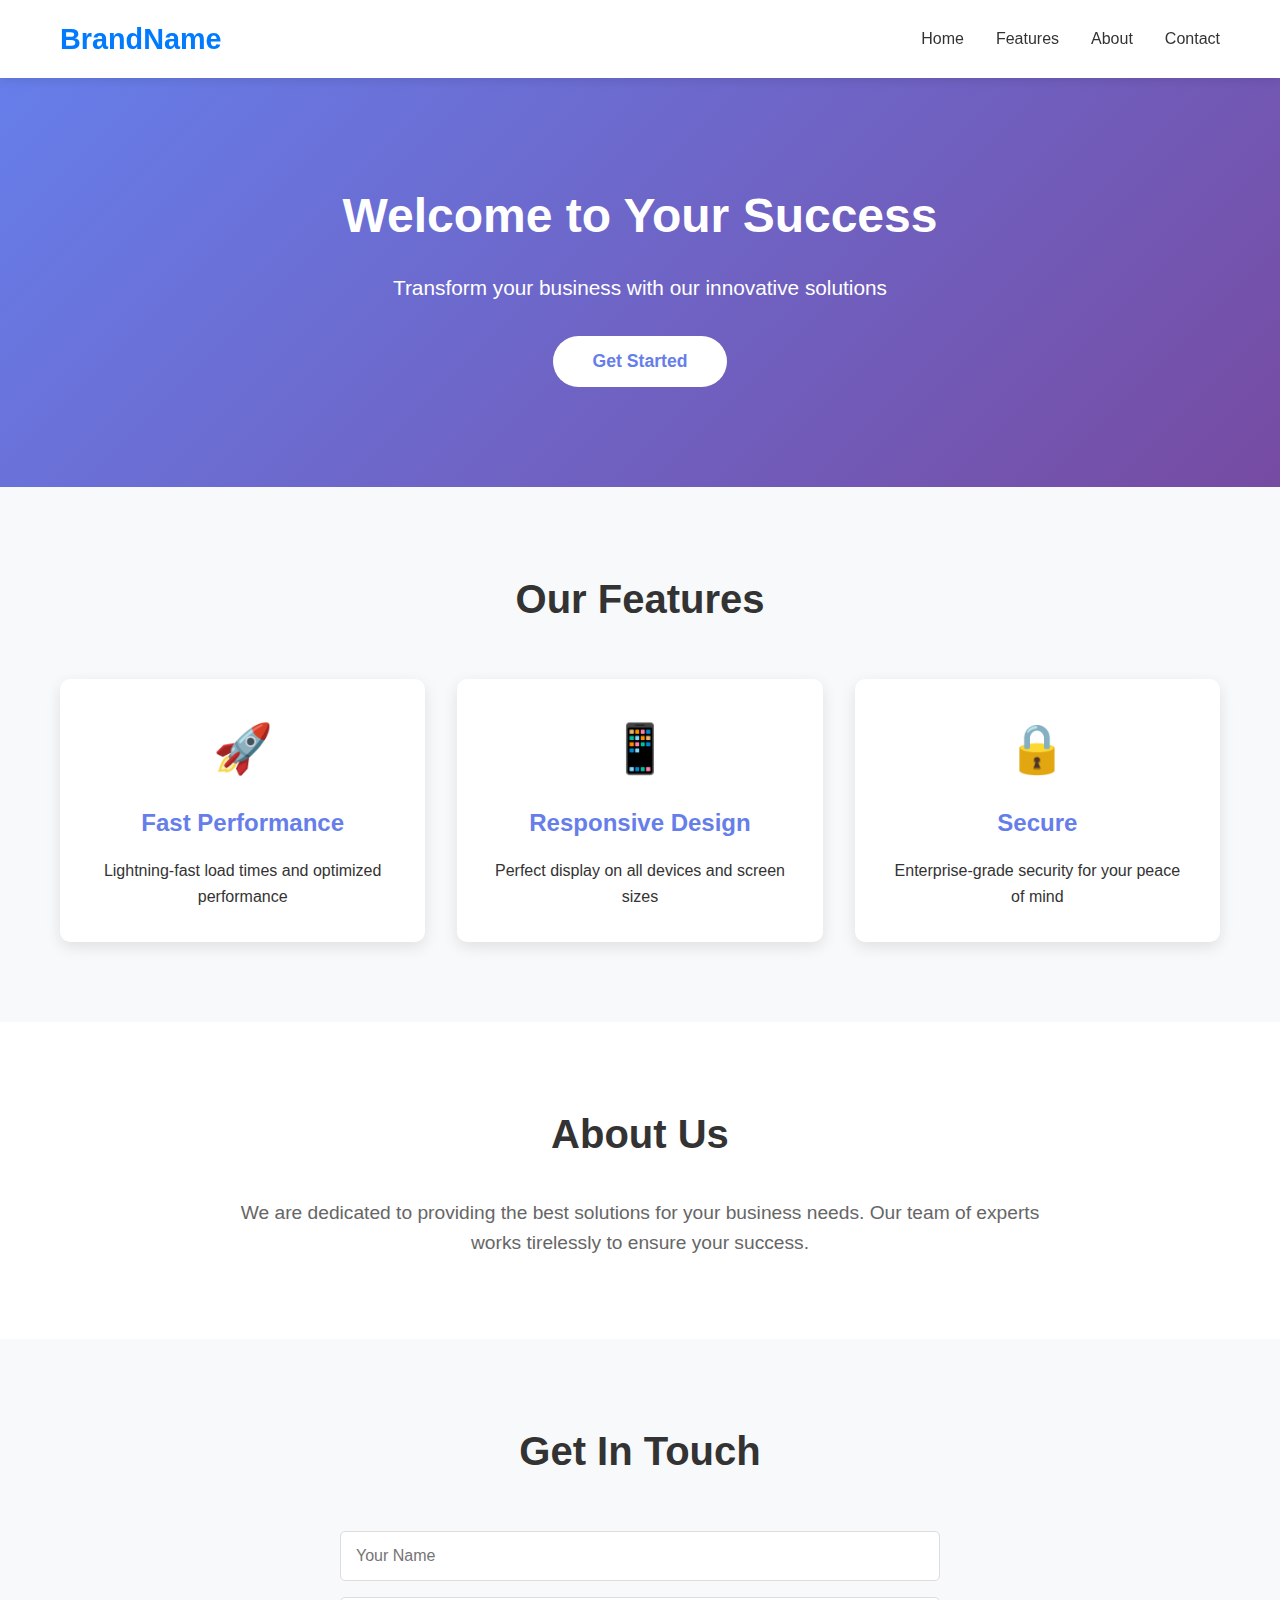
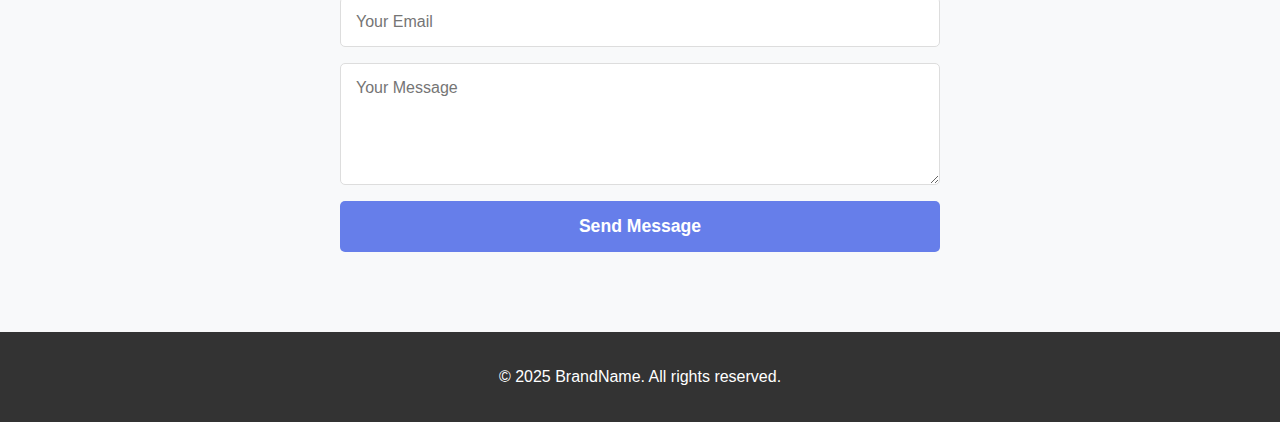
<file: index.html>
<!DOCTYPE html>
<html lang="en">
<head>
    <meta charset="UTF-8">
    <meta name="viewport" content="width=device-width, initial-scale=1.0">
    <meta name="description" content="Marketing Template - A modern, responsive landing page template">
    <title>Marketing Template</title>
    <link rel="stylesheet" href="styles.css">
</head>
<body>
    <!-- Navigation -->
    <nav class="navbar">
        <div class="container">
            <div class="logo">
                <h2>BrandName</h2>
            </div>
            <ul class="nav-links">
                <li><a href="#home">Home</a></li>
                <li><a href="#features">Features</a></li>
                <li><a href="#about">About</a></li>
                <li><a href="#contact">Contact</a></li>
            </ul>
        </div>
    </nav>

    <!-- Hero Section -->
    <section id="home" class="hero">
        <div class="container">
            <div class="hero-content">
                <h1>Welcome to Your Success</h1>
                <p>Transform your business with our innovative solutions</p>
                <button class="cta-button">Get Started</button>
            </div>
        </div>
    </section>

    <!-- Features Section -->
    <section id="features" class="features">
        <div class="container">
            <h2>Our Features</h2>
            <div class="features-grid">
                <div class="feature-card">
                    <div class="feature-icon">🚀</div>
                    <h3>Fast Performance</h3>
                    <p>Lightning-fast load times and optimized performance</p>
                </div>
                <div class="feature-card">
                    <div class="feature-icon">📱</div>
                    <h3>Responsive Design</h3>
                    <p>Perfect display on all devices and screen sizes</p>
                </div>
                <div class="feature-card">
                    <div class="feature-icon">🔒</div>
                    <h3>Secure</h3>
                    <p>Enterprise-grade security for your peace of mind</p>
                </div>
            </div>
        </div>
    </section>

    <!-- About Section -->
    <section id="about" class="about">
        <div class="container">
            <h2>About Us</h2>
            <p>We are dedicated to providing the best solutions for your business needs. Our team of experts works tirelessly to ensure your success.</p>
        </div>
    </section>

    <!-- Contact Section -->
    <section id="contact" class="contact">
        <div class="container">
            <h2>Get In Touch</h2>
            <form class="contact-form">
                <input type="text" placeholder="Your Name" required>
                <input type="email" placeholder="Your Email" required>
                <textarea placeholder="Your Message" rows="5" required></textarea>
                <button type="submit" class="submit-button">Send Message</button>
            </form>
        </div>
    </section>

    <!-- Footer -->
    <footer class="footer">
        <div class="container">
            <p>&copy; 2025 BrandName. All rights reserved.</p>
        </div>
    </footer>

    <script src="script.js"></script>
</body>
</html>
</file>
<file: styles.css>
/* Global Styles */
* {
    margin: 0;
    padding: 0;
    box-sizing: border-box;
}

body {
    font-family: 'Segoe UI', Tahoma, Geneva, Verdana, sans-serif;
    line-height: 1.6;
    color: #333;
}

.container {
    max-width: 1200px;
    margin: 0 auto;
    padding: 0 20px;
}

/* Navigation */
.navbar {
    background: #fff;
    box-shadow: 0 2px 10px rgba(0, 0, 0, 0.1);
    position: sticky;
    top: 0;
    z-index: 1000;
}

.navbar .container {
    display: flex;
    justify-content: space-between;
    align-items: center;
    padding: 1rem 20px;
}

.logo h2 {
    color: #007bff;
    font-size: 1.8rem;
}

.nav-links {
    display: flex;
    list-style: none;
    gap: 2rem;
}

.nav-links a {
    text-decoration: none;
    color: #333;
    font-weight: 500;
    transition: color 0.3s ease;
}

.nav-links a:hover {
    color: #007bff;
}

/* Hero Section */
.hero {
    background: linear-gradient(135deg, #667eea 0%, #764ba2 100%);
    color: white;
    padding: 100px 0;
    text-align: center;
}

.hero-content h1 {
    font-size: 3rem;
    margin-bottom: 1rem;
    animation: fadeInUp 1s ease;
}

.hero-content p {
    font-size: 1.3rem;
    margin-bottom: 2rem;
    animation: fadeInUp 1s ease 0.2s backwards;
}

.cta-button {
    background: white;
    color: #667eea;
    padding: 15px 40px;
    border: none;
    border-radius: 50px;
    font-size: 1.1rem;
    font-weight: bold;
    cursor: pointer;
    transition: transform 0.3s ease, box-shadow 0.3s ease;
    animation: fadeInUp 1s ease 0.4s backwards;
}

.cta-button:hover {
    transform: translateY(-3px);
    box-shadow: 0 10px 20px rgba(0, 0, 0, 0.2);
}

/* Features Section */
.features {
    padding: 80px 0;
    background: #f8f9fa;
}

.features h2 {
    text-align: center;
    font-size: 2.5rem;
    margin-bottom: 3rem;
    color: #333;
}

.features-grid {
    display: grid;
    grid-template-columns: repeat(auto-fit, minmax(300px, 1fr));
    gap: 2rem;
}

.feature-card {
    background: white;
    padding: 2rem;
    border-radius: 10px;
    text-align: center;
    box-shadow: 0 5px 15px rgba(0, 0, 0, 0.1);
    transition: transform 0.3s ease;
}

.feature-card:hover {
    transform: translateY(-10px);
}

.feature-icon {
    font-size: 3rem;
    margin-bottom: 1rem;
}

.feature-card h3 {
    font-size: 1.5rem;
    margin-bottom: 1rem;
    color: #667eea;
}

/* About Section */
.about {
    padding: 80px 0;
    text-align: center;
}

.about h2 {
    font-size: 2.5rem;
    margin-bottom: 2rem;
    color: #333;
}

.about p {
    font-size: 1.2rem;
    max-width: 800px;
    margin: 0 auto;
    color: #666;
}

/* Contact Section */
.contact {
    padding: 80px 0;
    background: #f8f9fa;
}

.contact h2 {
    text-align: center;
    font-size: 2.5rem;
    margin-bottom: 3rem;
    color: #333;
}

.contact-form {
    max-width: 600px;
    margin: 0 auto;
    display: flex;
    flex-direction: column;
    gap: 1rem;
}

.contact-form input,
.contact-form textarea {
    padding: 15px;
    border: 1px solid #ddd;
    border-radius: 5px;
    font-size: 1rem;
    font-family: inherit;
}

.contact-form input:focus,
.contact-form textarea:focus {
    outline: none;
    border-color: #667eea;
}

.submit-button {
    background: #667eea;
    color: white;
    padding: 15px 40px;
    border: none;
    border-radius: 5px;
    font-size: 1.1rem;
    font-weight: bold;
    cursor: pointer;
    transition: background 0.3s ease;
}

.submit-button:hover {
    background: #764ba2;
}

/* Footer */
.footer {
    background: #333;
    color: white;
    text-align: center;
    padding: 2rem 0;
}

/* Animations */
@keyframes fadeInUp {
    from {
        opacity: 0;
        transform: translateY(30px);
    }
    to {
        opacity: 1;
        transform: translateY(0);
    }
}

/* Responsive Design */
@media (max-width: 768px) {
    .navbar .container {
        flex-direction: column;
        gap: 1rem;
    }

    .nav-links {
        flex-wrap: wrap;
        justify-content: center;
        gap: 1rem;
    }

    .hero-content h1 {
        font-size: 2rem;
    }

    .hero-content p {
        font-size: 1rem;
    }

    .features h2,
    .about h2,
    .contact h2 {
        font-size: 2rem;
    }
}
</file>
